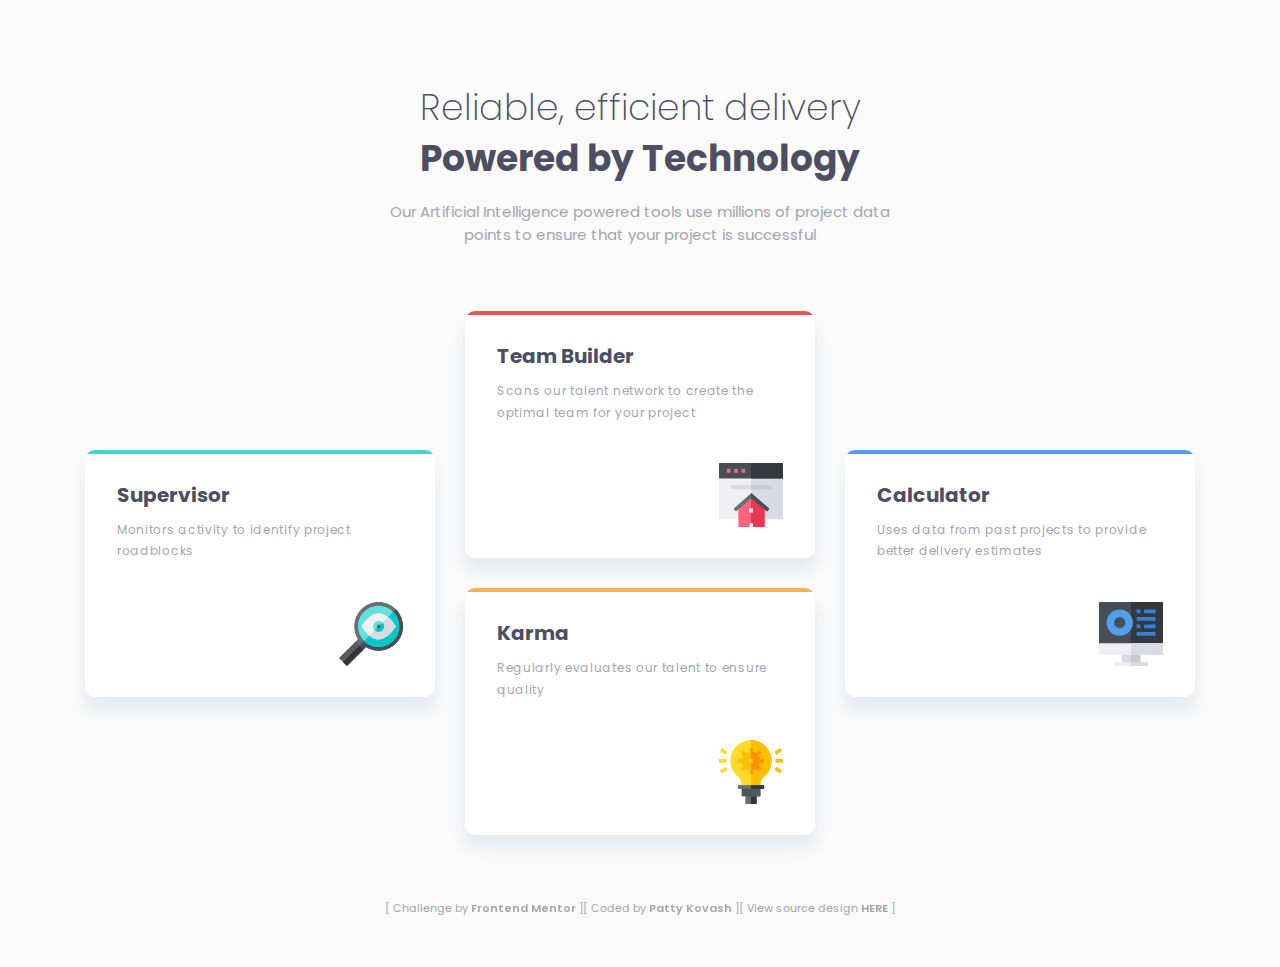
<file: index.html>
<!DOCTYPE html>
<html lang="en">
<head>
  <meta charset="UTF-8">
  <meta name="viewport" content="width=device-width, initial-scale=1.0">

  <link rel="icon" type="image/png" sizes="32x32" href="./images/favicon-32x32.png">
  <link href="https://fonts.googleapis.com/css?family=Poppins:200,400,600,600i&display=swap" rel="stylesheet">
  <link rel="stylesheet" href="css/main.css">
  <title>Frontend Mentor | Four card feature section</title>
</head>
<body>
  <div class="container">
      <header class="header">
          <h1 class="header__heading header__heading--light">
            Reliable, efficient delivery
          </h1>
          <h1 class="header__heading">
            Powered by Technology
          </h1>
          <p class="header__tagline">
            Our Artificial Intelligence powered tools use millions of project data points 
            to ensure that your project is successful
          </p>
      </header>

      <main class="main">
        <section class="cards">
          <div class="cards__card cards__card--supervisor">
            <h2 class="cards__heading">Supervisor</h2>
            <p class="cards__text">
              Monitors activity to identify project roadblocks
            </p>
            <img class="cards__icon" src="images/icon-supervisor.svg" alt="Supervisor">
          </div>
          <div class="cards__middle">
            <div class="cards__card cards__card--team">
              <h2 class="cards__heading">Team Builder</h2>
              <p class="cards__text">
                Scans our talent network to create the optimal team for your project
              </p>
              <img class="cards__icon" src="images/icon-team-builder.svg" alt="Team Builder">
            </div>
            <div class="cards__card cards__card--karma">
              <h2 class="cards__heading">Karma</h2>
              <p class="cards__text">
                Regularly evaluates our talent to ensure quality
              </p>
              <img class="cards__icon" src="images/icon-karma.svg" alt="Karma">
            </div>
          </div>
          <div class="cards__card cards__card--calculator">
              <h2 class="cards__heading">Calculator</h2>
              <p class="cards__text">
                Uses data from past projects to provide better delivery estimates
              </p>
              <img class="cards__icon" src="images/icon-calculator.svg" alt="Calculator">
          </div>
        </section>
      </main>
        
      <footer class="footer">
        <p>
          <span>
            [ Challenge by <a  class="footer__link" href="https://www.frontendmentor.io/challenges/four-card-feature-section-weK1eFYK" target="_blank">Frontend Mentor</a> ] 
          </span>
          <span>
            [ Coded by <a class="footer__link" href="https://github.com/PattyKovash" target="_blank">Patty Kovash</a> ] 
          </span>
          <span>
            [ View source design <a href="source-design.html" class="footer__link" target="_blank">HERE</a> ]
          </span>
        </p>
      </footer>
  </div>
</body>
</html>
</file>
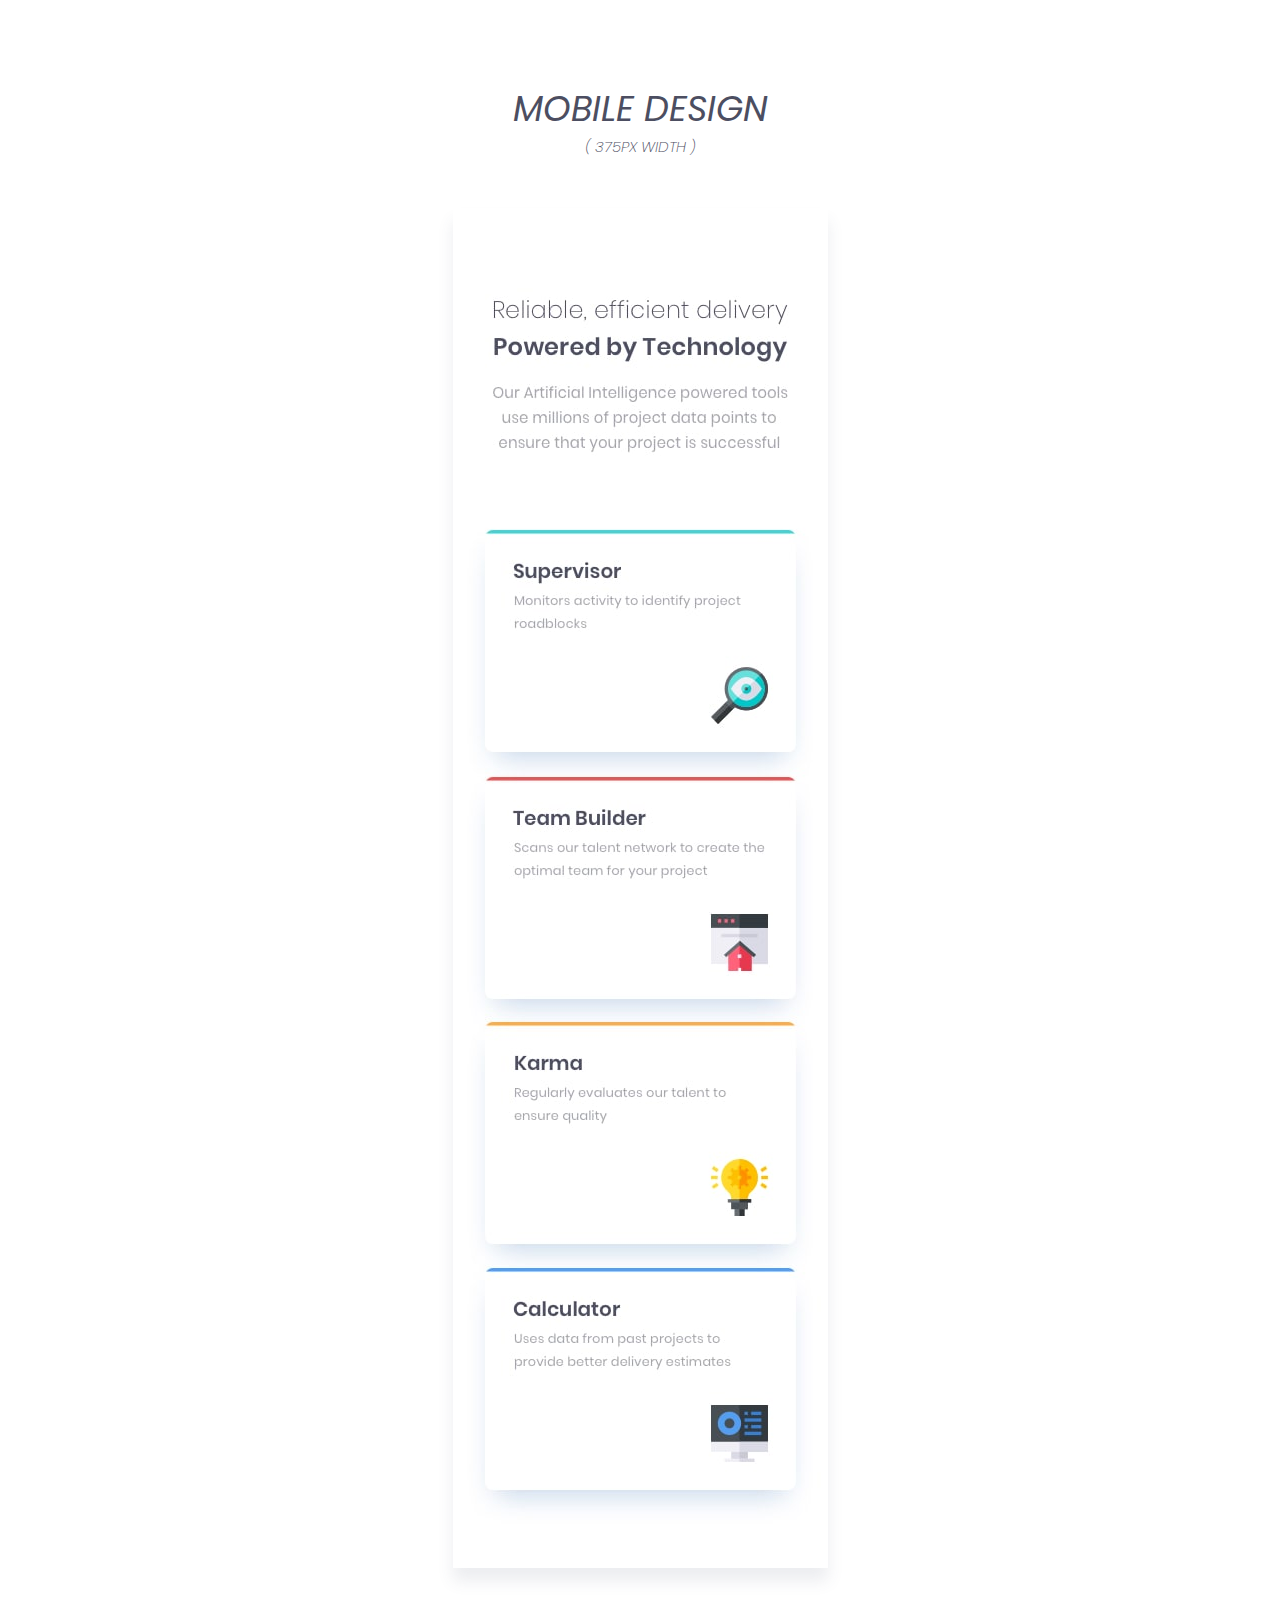
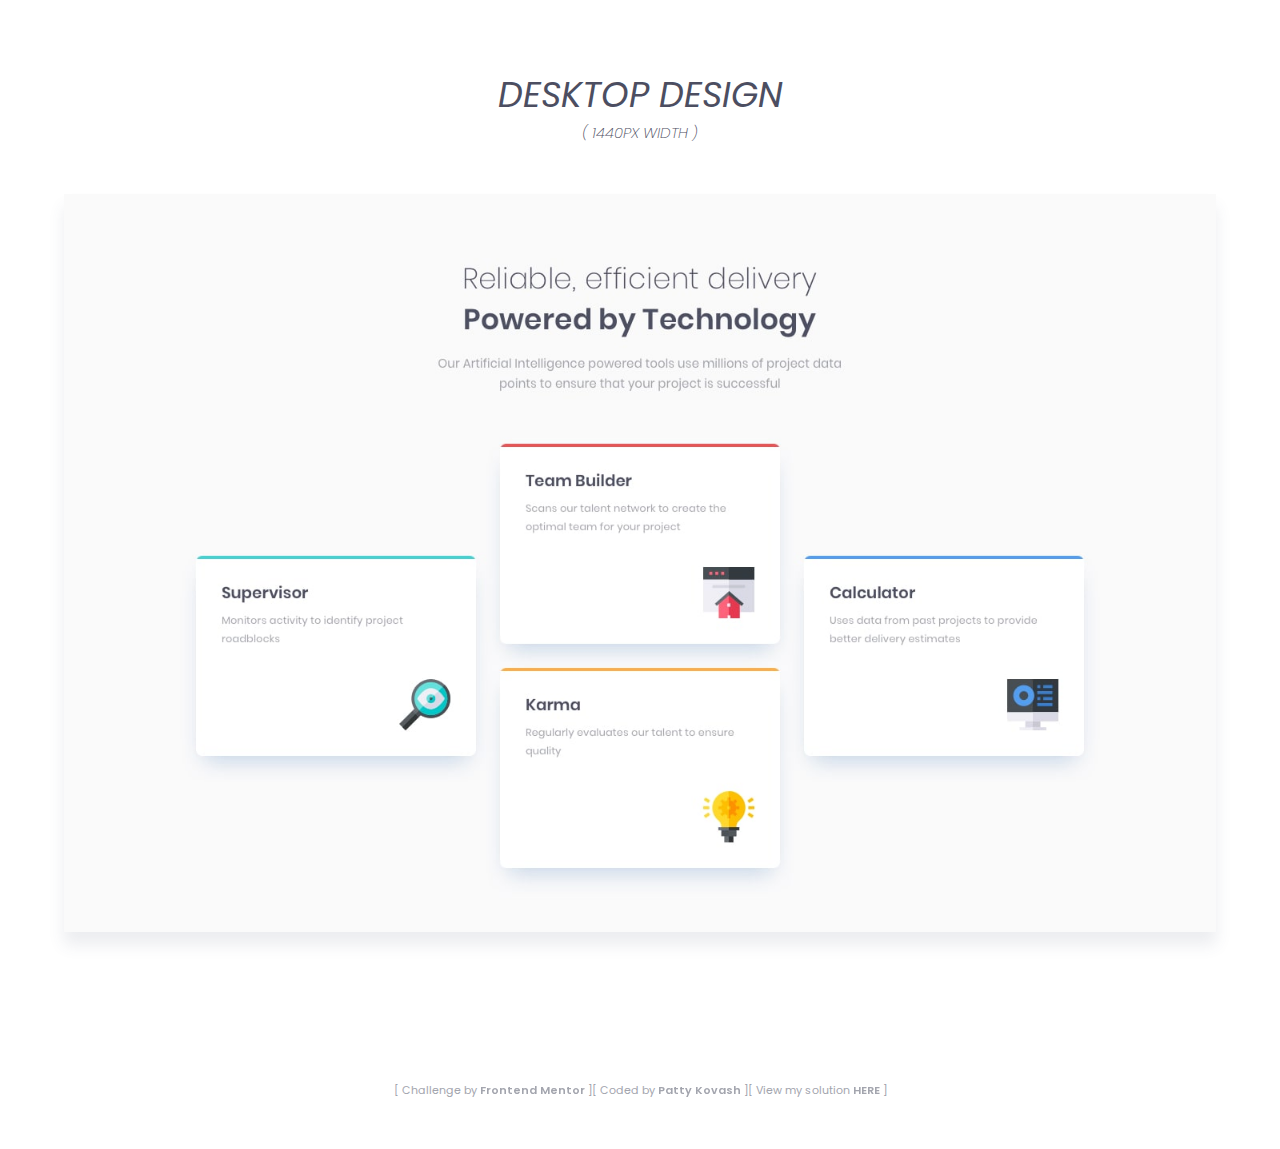
<file: source-design.html>
<!DOCTYPE html>
<html lang="en">
<head>
    <meta charset="UTF-8">
    <meta name="viewport" content="width=device-width, initial-scale=1.0">
    <meta http-equiv="X-UA-Compatible" content="ie=edge">
    <link rel="icon" type="image/png" sizes="32x32" href="./images/favicon-32x32.png">
    <link href="https://fonts.googleapis.com/css?family=Poppins:200,400,600&display=swap" rel="stylesheet">
    <link rel="stylesheet" href="css/main.css">
    <link rel="stylesheet" href="css/source.css">
    <title>Frontend Mentor | Four card feature section | Source Design</title>
</head>
<body class="source__body">
    <div class="container source__container">
        <section class="source source--mobile">
            <div class="source__heading">
                <h1>Mobile Design</h1>
                <p>( 375px width )</p>
            </div>
            <img class="source__img" src="design/mobile-design.jpg" alt="Desktop Design">
        </section>
        <section class="source source--desktop">
            <div class="source__heading">
                <h1>Desktop Design</h1>
                <p>( 1440px width )</p>
            </div>
            <img class="source__img source__img--desktop" src="design/desktop-design.jpg" alt="Desktop Design">
        </section>
    </div>
    <footer class="footer">
        <p>
            <span>
                [ Challenge by <a  class="footer__link" href="https://www.frontendmentor.io/challenges/four-card-feature-section-weK1eFYK" target="_blank">Frontend Mentor</a> ]
            </span>
            <span>
                [ Coded by <a class="footer__link" href="https://github.com/PattyKovash" target="_blank">Patty Kovash</a> ]
            </span>
            <span>
                [ View my solution <a href="index.html" class="footer__link">HERE</a> ]
            </span>
        </p>
    </footer>
</body>
</html>
</file>
<file: css/source.css>
/*//////////////////////////////////////////////////////////////////////////////
// TABLE OF CONTENTS
// 1.0 - source__body
// 2.0 - source
// 3.0 - source__containter
// 4.0 - source__heading
// 5.0 - source__img
// 6.0 - source footer
// 7.0 - animations
//////////////////////////////////////////////////////////////////////////////*/

/* 1.0 - source__body
*******************************************************************************/
.source__body {
    background-color: #fff;
}

/* 2.0 - source
*******************************************************************************/

.source {
    display: flex;
    flex-direction: column;
    align-items: center;
}

/* 3.0 - source__container
*******************************************************************************/
.source__container {
    flex-direction: row;
    flex-wrap: wrap;
    align-items: flex-start;
    justify-content: space-around;
    max-width: 2500px;
}

.source__container .source {
    margin-bottom: 10rem;
}

@media screen and (min-width: 116.563em) {
    .source__container .source:first-child {
        /* margin-bottom: 0; */
        margin-right: 50px;
    }
}

/* 4.0 - source__heading
*******************************************************************************/
.source__heading {
    margin-bottom: 5rem;
}

.source__heading > * {
    text-align: center;
    font-size: 3.5rem;
    font-weight: 400;
    text-transform: uppercase;
    font-style: italic;
    color: hsl(234, 12%, 34%);
}

.source__heading > p {
    font-size: 1.5rem;
    font-weight: 200;
}

/* 5.0 - source__img
*******************************************************************************/

.source__img {
    box-shadow: 0 13px 15px 0 rgba(70, 77, 107, 0.1);
    width: 100%;
}

.source__img--desktop {
    width: 90%;
}

.source--mobile {
    animation: moveInLeft 2s ease-out;
}

.source--desktop {
    animation: moveInRight 2s ease-out;
}

/* 6.0 - source footer
*******************************************************************************/

.source__body .footer {
    margin-bottom: 5rem;
}

/* 7.0 - animation
*******************************************************************************/
@keyframes moveInLeft {
    0% {
        opacity: 0;
        transform: translateX(-10rem);
    }

    80% {
        transform: translateX(1rem);
    }

    100% {
        opacity: 1;
        transform: translate(0);
    }
}


@keyframes moveInRight {
    0% {
        opacity: 0;
        transform: translateX(10rem);
    }

    80% {
        transform: translateX(-1rem);
    }

    100% {
        opacity: 1;
        transform: translate(0);
    }
}
</file>
<file: css/main.css>
/*//////////////////////////////////////////////////////////////////////////////
// TABLE OF CONTENTS
// 1.0 - Reset
// 2.0 - html
// 3.0 - body
// 4.0 - container
// 5.0 - main
// 6.0 - header
// 7.0 - cards
// 8.0 - footer
// 9.0 - animations
//////////////////////////////////////////////////////////////////////////////*/

/* 1.0 - Reset
*******************************************************************************/

*,
*::after,
*::before {
    margin: 0;
    padding: 0;
    box-sizing: inherit;
}

/* 2.0 - html
*******************************************************************************/

html {
    /* Setting the root font-size in percentage preserves the user's ability
    to adjust the browser font-size. If we set it in px, even though the user
    changes the browser font-size, it would not affect our hardset size. Setting
    the root font-size in percentage is more user friendly.

    Browser default font-size is typically 16px.
    To make conversion easier on us, we want the root font size to be 10px but
    in 1rem.
    (10 / 16) * 100 = 62.5
    */
    font-size: 62.5%;
}

/* 3.0 - body
*******************************************************************************/

body {
    box-sizing: border-box;
    font-family: 'Poppins', sans-serif;
    font-size: 1.5rem;
    color: hsl(229, 6%, 66%);
    background-color: #fafafa;
}

/* 4.0 - container
*******************************************************************************/
.container {
    min-height: 100vh;
    max-width: 1440px;
    padding: 8.2rem 0 5rem;
    display: flex;
    flex-direction: column;
    align-items: center;
    margin: 0 auto;
}

/* 5.0 - main
*******************************************************************************/
.main {
    flex: 1;
    margin-bottom: 5rem;
}

/* 6.0 - header
*******************************************************************************/
.header {
    color: hsl(234, 12%, 34%);
    text-align: center;
    margin-bottom: 5rem;
    animation: moveInDown 2s ease-out;
    padding-left: 3rem;
    padding-right: 3rem;
}

.header__heading {
    font-size: 2.4rem;
    line-height: 1;
    padding: .75rem 0;
}

.header__heading--light {
    font-weight: 200;
}

.header__tagline {
    font-size: 1.5rem;
    color: hsl(229, 6%, 66%);
    max-width: 510px;
    margin-top: 1.6rem;
}

@media screen and (min-width: 28.125em) {
    .header__heading {
        font-size: 3.2rem;
    }
}

@media screen and (min-width: 30.000em) {
    .header {
        padding-left: 4rem;
        padding-right: 4rem;
    }
}

@media screen and (min-width: 34.375em) {
    .header__heading {
        font-size: 3.6rem;
    }

    .header__tagline {
        font-size: 1.5rem;
    }
}

/* 7.0 - cards
*******************************************************************************/
.cards {
    display: flex;
    flex-direction: column;
    justify-content: center;
    align-items: center;
    max-width: 1142px;
    animation: moveInUp 2s ease-out;
}

.cards__middle {
    display: flex;
    flex-direction: column;
}

.cards__card {
    background-color: #fff;
    max-width: 311px;
    margin: 1.5rem;
    border-radius: 10px;
    box-shadow: 0 13px 15px 0 rgba(216,226,236,.7);
    position: relative;
    overflow: hidden;
    padding: 3rem 3.2rem 3.1rem;
}

.cards__card::before {
    content: "";
    height: 4px;
    width: 100%;
    position: absolute;
    top: 0;
    left: 0;
}

.cards__card--supervisor::before {
    background-color: hsl(180, 62%, 55%);
}

.cards__card--team::before {
    background-color: hsl(0, 78%, 62%);
}

.cards__card--karma::before {
    background-color: hsl(34, 97%, 64%);
}

.cards__card--calculator::before {
    background-color: hsl(212, 86%, 64%);
}

.cards__heading {
    font-size: 2rem;
    color: hsl(234, 12%, 34%);
    margin-bottom: .9rem;
}

.cards__text {
    font-size: 1.2rem;
    letter-spacing: .07rem;
    margin-bottom: 4rem;
    line-height: 1.8;
}

.cards__icon {
    display: block;
    float: right;
}

@media screen and (min-width: 30.000em) {
    .cards__card {
        max-width: 350px;
    }
}

@media screen and (min-width: 48.000em) {
    .cards__middle {
        flex-direction: row;
    }
}

@media screen and (min-width: 74.688em) {
    .cards {
        flex-direction: row;
    }

    .cards__middle {
        flex-direction: column;
    }
}

/* 8.0 - footer
*******************************************************************************/
.footer {
    font-size: 1.1rem;
    text-align: center;
    animation: moveInUp 2s ease-out;
}

.footer p {
    display: flex;
    flex-wrap: wrap;
    justify-content: center;
}

.footer__link,
.footer__link:link,
.footer__link:visited {
    color: inherit;
    font-weight: 600;
    text-decoration: none;
    transition: all .3s;
    backface-visibility: hidden;
    display: inline-block;
}

.footer__link:hover {
    color: hsl(0, 78%, 62%);
}

/* 9.0 - animations
*******************************************************************************/
@keyframes moveInDown {
    0% {
        opacity: 0;
        transform: translateY(-10rem);
    }

    80% {
        transform: translateY(1rem);
    }

    100% {
        opacity: 1;
        transform: translateY(0);
    }
}

@keyframes moveInUp {
    0% {
        opacity: 0;
        transform: translateY(10rem);
    }

    80% {
        transform: translateY(-1rem);
    }

    100% {
        opacity: 1;
        transform: translateY(0);
    }
}
</file>
